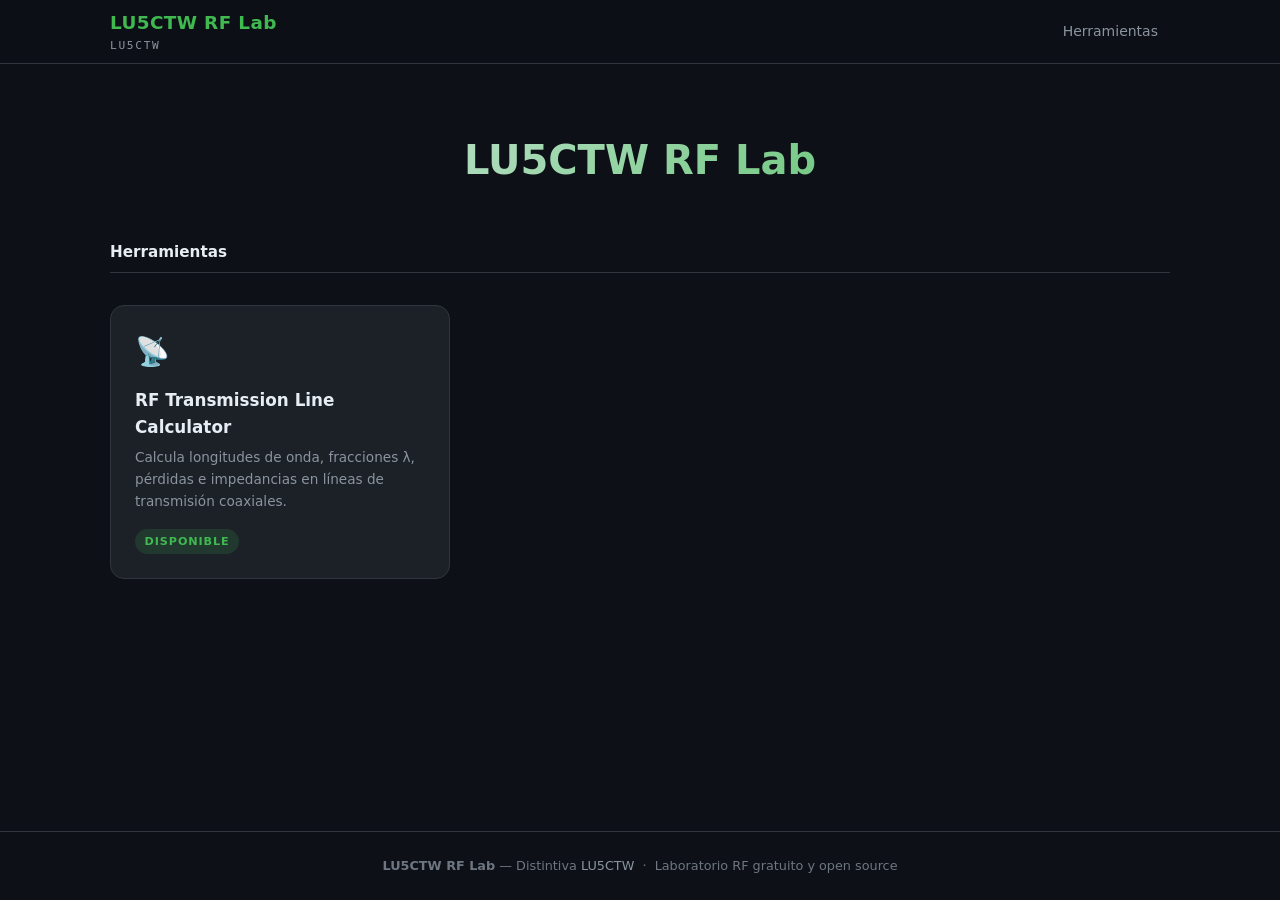
<file: index.html>
<!DOCTYPE html>
<html lang="es">
<head>
  <meta charset="UTF-8">
  <meta name="viewport" content="width=device-width, initial-scale=1.0">
  <meta name="description" content="LU5CTW RF Lab — Laboratorio técnico de radiofrecuencia para radioaficionados y experimentadores RF.">
  <meta name="theme-color" content="#0d1117">
  <title>LU5CTW RF Lab</title>
  <link rel="manifest" href="manifest.json">
  <link rel="stylesheet" href="css/variables.css">
  <link rel="stylesheet" href="css/base.css">
  <link rel="stylesheet" href="css/layout.css">
  <link rel="stylesheet" href="css/components.css">
</head>
<body>
  <header class="site-header">
    <div class="container">
      <a href="./" class="site-logo">
        <span class="site-logo__title">LU5CTW RF Lab</span>
        <span class="site-logo__callsign">LU5CTW</span>
      </a>
      <nav class="site-nav" aria-label="Navegación principal">
        <a href="#herramientas">Herramientas</a>
      </nav>
    </div>
  </header>

  <main>
    <div class="container">
      <section class="hero">
        <h1 class="hero__title">LU5CTW RF Lab</h1>
      </section>

      <section id="herramientas">
        <h2 class="section-title">Herramientas</h2>
        <div class="tools-grid" id="tools-grid"></div>
      </section>
    </div>
  </main>

  <footer class="site-footer">
    <div class="container">
      <p>
        <strong>LU5CTW RF Lab</strong> — Distintiva <a href="https://www.qrz.com/db/LU5CTW" target="_blank" rel="noopener">LU5CTW</a>
        &nbsp;·&nbsp; Laboratorio RF gratuito y open source
      </p>
    </div>
  </footer>

  <script type="module" src="js/home.js"></script>
</body>
</html>
</file>
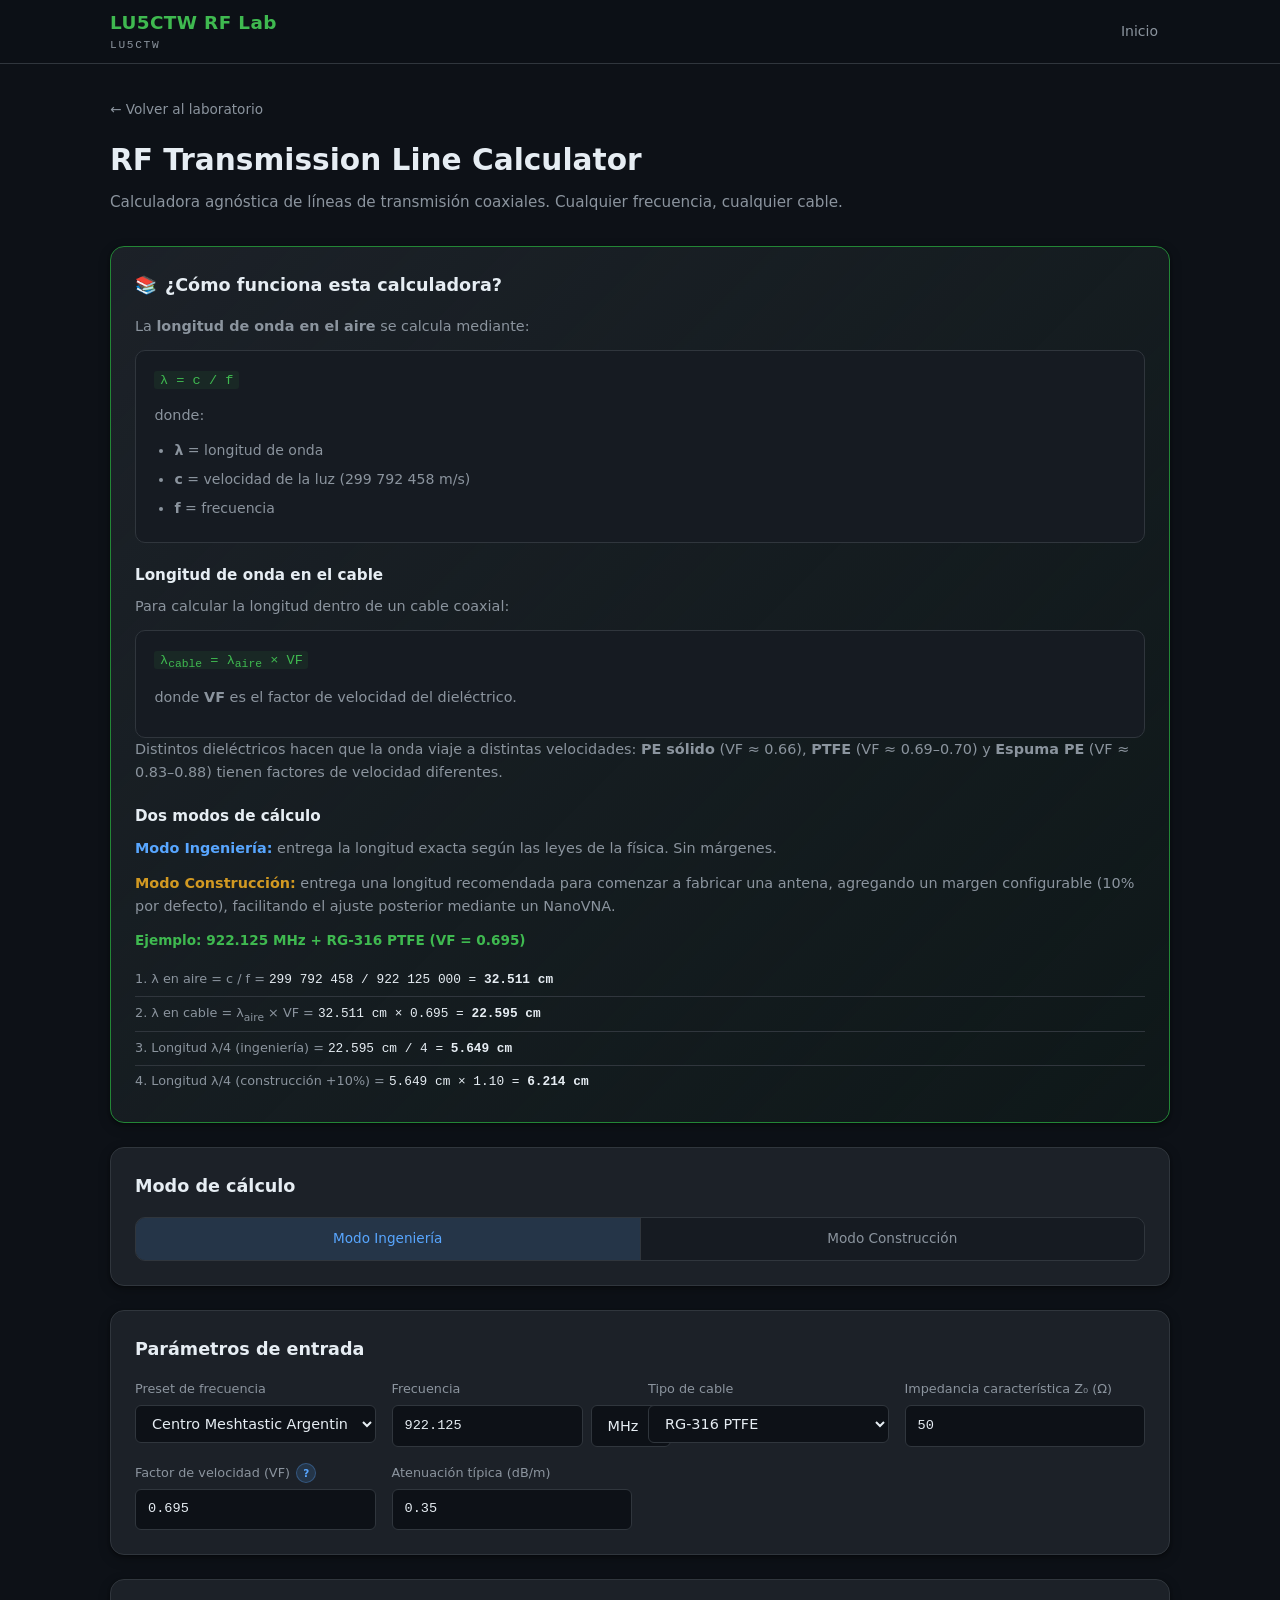
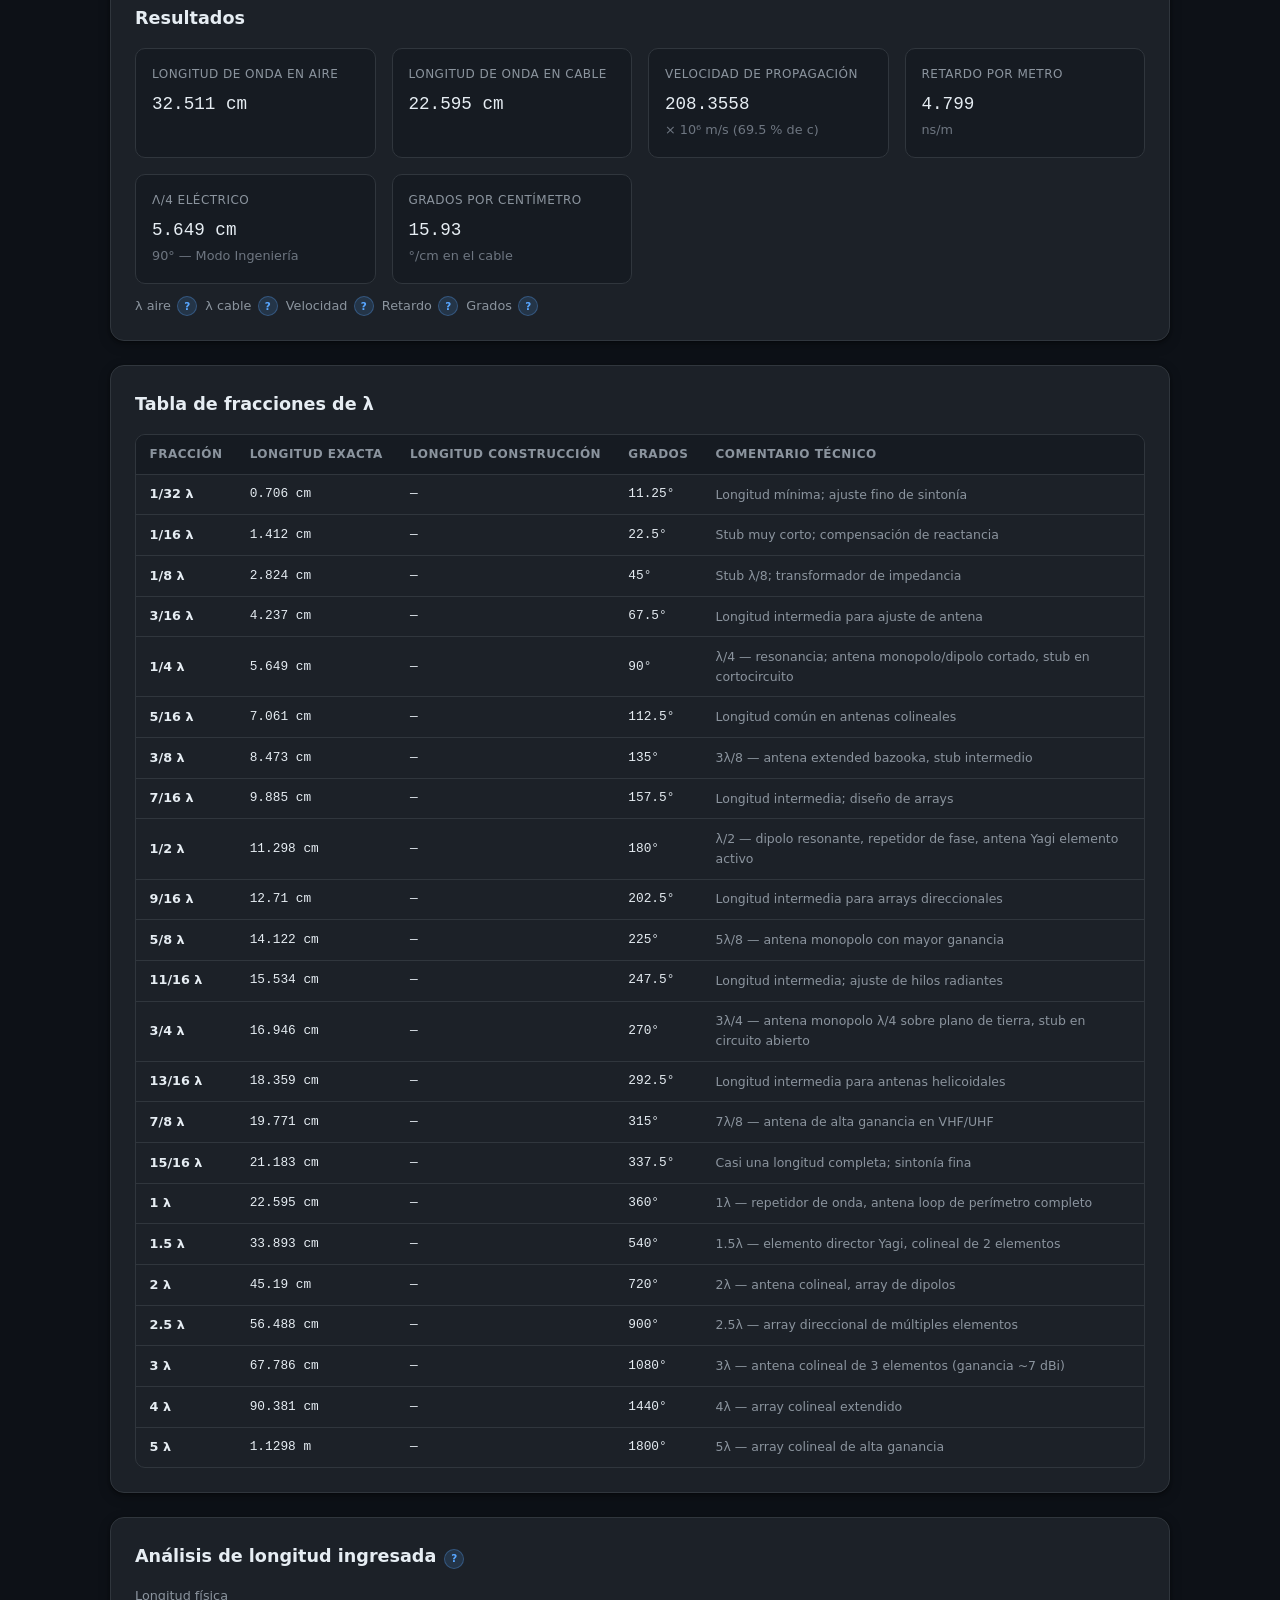
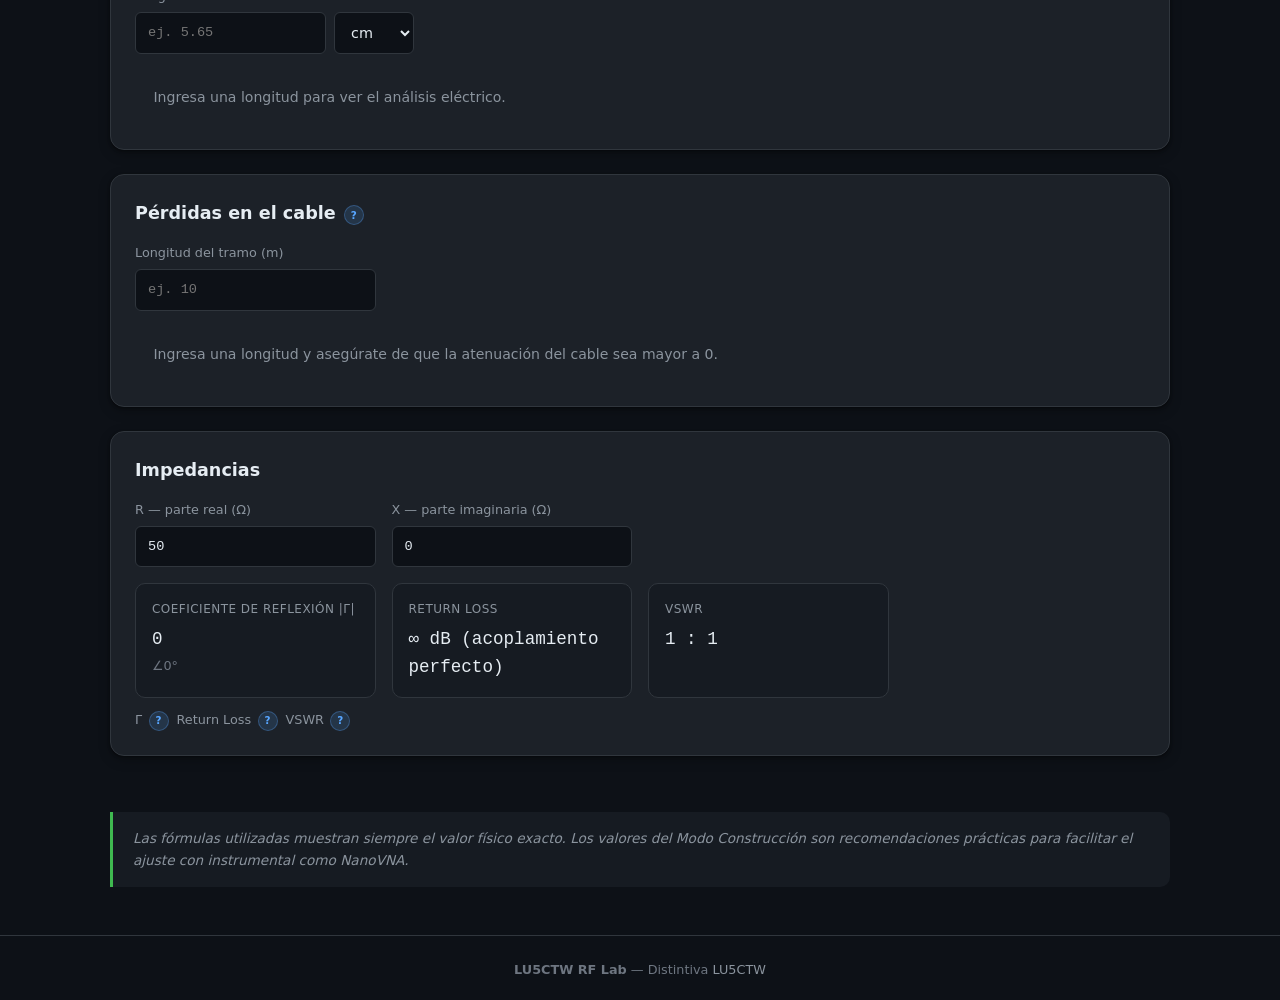
<file: tools/transmission-line/index.html>
<!DOCTYPE html>
<html lang="es">
<head>
  <meta charset="UTF-8">
  <meta name="viewport" content="width=device-width, initial-scale=1.0">
  <meta name="description" content="Calculadora de líneas de transmisión RF — longitudes de onda, fracciones λ, pérdidas e impedancias. LU5CTW RF Lab.">
  <meta name="theme-color" content="#0d1117">
  <title>RF Transmission Line Calculator — LU5CTW RF Lab</title>
  <link rel="manifest" href="../../manifest.json">
  <link rel="stylesheet" href="../../css/variables.css">
  <link rel="stylesheet" href="../../css/base.css">
  <link rel="stylesheet" href="../../css/layout.css">
  <link rel="stylesheet" href="../../css/components.css">
</head>
<body>
  <header class="site-header">
    <div class="container">
      <a href="../../" class="site-logo">
        <span class="site-logo__title">LU5CTW RF Lab</span>
        <span class="site-logo__callsign">LU5CTW</span>
      </a>
      <nav class="site-nav" aria-label="Navegación principal">
        <a href="../../">Inicio</a>
      </nav>
    </div>
  </header>

  <main>
    <div class="container">
      <div class="tool-header">
        <a href="../../" class="tool-header__back">← Volver al laboratorio</a>
        <h1 class="tool-header__title">RF Transmission Line Calculator</h1>
        <p class="tool-header__desc">
          Calculadora agnóstica de líneas de transmisión coaxiales. Cualquier frecuencia, cualquier cable.
        </p>
      </div>

      <div class="tool-sections">

        <!-- Sección educativa -->
        <section class="card card--educational">
          <h2 class="card__title">
            <span class="card__title-icon">📚</span>
            ¿Cómo funciona esta calculadora?
          </h2>
          <div class="edu-content">
            <p>
              La <strong>longitud de onda en el aire</strong> se calcula mediante:
            </p>
            <div class="info-box info-box--formula">
              <span class="formula">λ = c / f</span>
              <p style="margin-top: 0.75rem">donde:</p>
              <ul>
                <li><strong>λ</strong> = longitud de onda</li>
                <li><strong>c</strong> = velocidad de la luz (299 792 458 m/s)</li>
                <li><strong>f</strong> = frecuencia</li>
              </ul>
            </div>

            <h3>Longitud de onda en el cable</h3>
            <p>
              Para calcular la longitud dentro de un cable coaxial:
            </p>
            <div class="info-box info-box--formula">
              <span class="formula">λ<sub>cable</sub> = λ<sub>aire</sub> × VF</span>
              <p style="margin-top: 0.75rem">
                donde <strong>VF</strong> es el factor de velocidad del dieléctrico.
              </p>
            </div>
            <p>
              Distintos dieléctricos hacen que la onda viaje a distintas velocidades:
              <strong>PE sólido</strong> (VF ≈ 0.66),
              <strong>PTFE</strong> (VF ≈ 0.69–0.70) y
              <strong>Espuma PE</strong> (VF ≈ 0.83–0.88) tienen factores de velocidad diferentes.
            </p>

            <h3>Dos modos de cálculo</h3>
            <p>
              <strong style="color: var(--c-engineering)">Modo Ingeniería:</strong>
              entrega la longitud exacta según las leyes de la física. Sin márgenes.
            </p>
            <p>
              <strong style="color: var(--c-construction)">Modo Construcción:</strong>
              entrega una longitud recomendada para comenzar a fabricar una antena,
              agregando un margen configurable (10% por defecto), facilitando el ajuste
              posterior mediante un NanoVNA.
            </p>

            <div id="edu-example"></div>
          </div>
        </section>

        <!-- Modo de cálculo -->
        <section class="card">
          <h2 class="card__title">Modo de cálculo</h2>
          <div class="mode-toggle" role="group" aria-label="Modo de cálculo">
            <button type="button" class="mode-toggle__btn mode-toggle__btn--active" data-mode="engineering">
              Modo Ingeniería
            </button>
            <button type="button" class="mode-toggle__btn" data-mode="construction">
              Modo Construcción
            </button>
          </div>

          <div id="margin-section" hidden style="margin-top: 1.25rem">
            <p class="form-label" style="margin-bottom: 0.5rem">Margen de construcción</p>
            <div class="chip-group" id="margin-chips"></div>
            <div class="form-group" style="margin-top: 0.75rem; max-width: 200px">
              <label class="form-label" for="custom-margin">Margen personalizado (%)</label>
              <input type="number" id="custom-margin" class="form-input form-input--mono" value="10" min="0" max="100" step="0.1">
            </div>
            <div class="info-box info-box--construction" style="margin-top: 1rem">
              El margen adicional <strong>no modifica la física</strong>. Es una recomendación práctica
              para construir antenas ligeramente más largas y posteriormente ajustarlas con un NanoVNA.
              Es mucho más sencillo recortar material que agregarlo.
            </div>
          </div>
        </section>

        <!-- Entradas: Frecuencia y Cable -->
        <section class="card">
          <h2 class="card__title">Parámetros de entrada</h2>
          <div class="form-grid">
            <div class="form-group">
              <label class="form-label" for="frequency-preset">Preset de frecuencia</label>
              <select id="frequency-preset" class="form-select"></select>
            </div>
            <div class="form-group">
              <label class="form-label" for="frequency">Frecuencia</label>
              <div class="input-with-unit">
                <input type="number" id="frequency" class="form-input form-input--mono" value="922.125" step="any" min="0">
                <select id="frequency-unit" class="form-select">
                  <option value="Hz">Hz</option>
                  <option value="kHz">kHz</option>
                  <option value="MHz" selected>MHz</option>
                  <option value="GHz">GHz</option>
                </select>
              </div>
            </div>
            <div class="form-group">
              <label class="form-label" for="cable-type">Tipo de cable</label>
              <select id="cable-type" class="form-select"></select>
            </div>
            <div class="form-group">
              <label class="form-label" for="z0">
                Impedancia característica Z₀ (Ω)
              </label>
              <input type="number" id="z0" class="form-input form-input--mono" value="50" step="any" min="0">
            </div>
            <div class="form-group">
              <label class="form-label" for="vf" id="explain-vf">
                Factor de velocidad (VF)
              </label>
              <input type="number" id="vf" class="form-input form-input--mono" value="0.695" step="any" min="0" max="1">
            </div>
            <div class="form-group">
              <label class="form-label" for="attenuation">Atenuación típica (dB/m)</label>
              <input type="number" id="attenuation" class="form-input form-input--mono" value="0.35" step="any" min="0">
            </div>
          </div>
        </section>

        <!-- Resultados principales -->
        <section class="card">
          <h2 class="card__title">Resultados</h2>
          <div class="results-grid" id="results-grid"></div>
          <div style="margin-top: 0.75rem; display: flex; flex-wrap: wrap; gap: 0.5rem; font-size: 0.8rem">
            <span class="form-label" id="explain-wavelength-air">λ aire</span>
            <span class="form-label" id="explain-wavelength-cable">λ cable</span>
            <span class="form-label" id="explain-velocity">Velocidad</span>
            <span class="form-label" id="explain-delay">Retardo</span>
            <span class="form-label" id="explain-degrees">Grados</span>
          </div>
        </section>

        <!-- Tabla de fracciones -->
        <section class="card">
          <h2 class="card__title">Tabla de fracciones de λ</h2>
          <div class="data-table-wrap">
            <table class="data-table">
              <thead>
                <tr>
                  <th>Fracción</th>
                  <th>Longitud exacta</th>
                  <th>Longitud construcción</th>
                  <th>Grados</th>
                  <th>Comentario técnico</th>
                </tr>
              </thead>
              <tbody id="fraction-table-body"></tbody>
            </table>
          </div>
        </section>

        <!-- Análisis inverso -->
        <section class="card">
          <h2 class="card__title">
            Análisis de longitud ingresada
            <span id="explain-reverse"></span>
          </h2>
          <div class="form-grid" style="margin-bottom: 1rem">
            <div class="form-group">
              <label class="form-label" for="input-length">Longitud física</label>
              <div class="input-with-unit">
                <input type="number" id="input-length" class="form-input form-input--mono" placeholder="ej. 5.65" step="any" min="0">
                <select id="input-length-unit" class="form-select">
                  <option value="m">m</option>
                  <option value="cm" selected>cm</option>
                  <option value="mm">mm</option>
                </select>
              </div>
            </div>
          </div>
          <div id="reverse-results"></div>
        </section>

        <!-- Pérdidas -->
        <section class="card">
          <h2 class="card__title">
            Pérdidas en el cable
            <span id="explain-loss"></span>
          </h2>
          <div class="form-grid" style="margin-bottom: 1rem">
            <div class="form-group">
              <label class="form-label" for="loss-length">Longitud del tramo (m)</label>
              <input type="number" id="loss-length" class="form-input form-input--mono" placeholder="ej. 10" step="any" min="0">
            </div>
          </div>
          <div id="loss-results"></div>
        </section>

        <!-- Impedancias -->
        <section class="card">
          <h2 class="card__title">Impedancias</h2>
          <div class="form-grid" style="margin-bottom: 1rem">
            <div class="form-group">
              <label class="form-label" for="impedance-r">R — parte real (Ω)</label>
              <input type="number" id="impedance-r" class="form-input form-input--mono" value="50" step="any">
            </div>
            <div class="form-group">
              <label class="form-label" for="impedance-x">X — parte imaginaria (Ω)</label>
              <input type="number" id="impedance-x" class="form-input form-input--mono" value="0" step="any">
            </div>
          </div>
          <div id="impedance-results"></div>
          <div style="margin-top: 0.75rem; display: flex; flex-wrap: wrap; gap: 0.5rem; font-size: 0.8rem">
            <span class="form-label" id="explain-gamma">Γ</span>
            <span class="form-label" id="explain-rl">Return Loss</span>
            <span class="form-label" id="explain-vswr">VSWR</span>
          </div>
        </section>

        <!-- Sello filosófico -->
        <div class="philosophy-stamp">
          Las fórmulas utilizadas muestran siempre el valor físico exacto. Los valores del Modo Construcción
          son recomendaciones prácticas para facilitar el ajuste con instrumental como NanoVNA.
        </div>

      </div>
    </div>
  </main>

  <footer class="site-footer">
    <div class="container">
      <p>
        <strong>LU5CTW RF Lab</strong> — Distintiva <a href="https://www.qrz.com/db/LU5CTW" target="_blank" rel="noopener">LU5CTW</a>
      </p>
    </div>
  </footer>

  <script type="module">
    import { populateSelects, initTransmissionLineApp } from '../../js/modules/transmission-line/app.js';

    document.addEventListener('DOMContentLoaded', () => {
      populateSelects();
      initTransmissionLineApp();

      if ('serviceWorker' in navigator) {
        navigator.serviceWorker.register('../../sw.js').catch(() => {});
      }
    });
  </script>
</body>
</html>
</file>
<file: css/variables.css>
/* LU5CTW RF Lab — Design tokens */
:root {
  --c-bg: #0d1117;
  --c-bg-elevated: #161b22;
  --c-bg-card: #1c2128;
  --c-bg-input: #0d1117;
  --c-border: #30363d;
  --c-border-focus: #58a6ff;
  --c-text: #e6edf3;
  --c-text-muted: #8b949e;
  --c-text-dim: #6e7681;
  --c-accent: #3fb950;
  --c-accent-dim: #238636;
  --c-accent-glow: rgba(63, 185, 80, 0.15);
  --c-link: #58a6ff;
  --c-warning: #d29922;
  --c-danger: #f85149;
  --c-engineering: #58a6ff;
  --c-construction: #d29922;

  --font-sans: "Inter", system-ui, -apple-system, "Segoe UI", Roboto, sans-serif;
  --font-mono: "JetBrains Mono", "Fira Code", "Cascadia Code", ui-monospace, monospace;

  --radius-sm: 6px;
  --radius-md: 10px;
  --radius-lg: 14px;

  --shadow-card: 0 1px 3px rgba(0, 0, 0, 0.4), 0 4px 12px rgba(0, 0, 0, 0.25);
  --transition: 150ms ease;

  --max-width: 1100px;
  --header-height: 64px;
}
</file>
<file: css/base.css>
/* LU5CTW RF Lab — Base styles (fuentes del sistema para soporte offline) */

*,
*::before,
*::after {
  box-sizing: border-box;
  margin: 0;
  padding: 0;
}

html {
  font-size: 16px;
  scroll-behavior: smooth;
  -webkit-text-size-adjust: 100%;
}

body {
  font-family: var(--font-sans);
  background: var(--c-bg);
  color: var(--c-text);
  line-height: 1.6;
  min-height: 100vh;
  display: flex;
  flex-direction: column;
}

a {
  color: var(--c-link);
  text-decoration: none;
  transition: color var(--transition);
}

a:hover {
  text-decoration: underline;
}

img {
  max-width: 100%;
  height: auto;
}

button,
input,
select,
textarea {
  font: inherit;
  color: inherit;
}

button {
  cursor: pointer;
  border: none;
  background: none;
}

:focus-visible {
  outline: 2px solid var(--c-border-focus);
  outline-offset: 2px;
}

.sr-only {
  position: absolute;
  width: 1px;
  height: 1px;
  padding: 0;
  margin: -1px;
  overflow: hidden;
  clip: rect(0, 0, 0, 0);
  white-space: nowrap;
  border: 0;
}
</file>
<file: css/layout.css>
/* LU5CTW RF Lab — Layout */
.container {
  width: 100%;
  max-width: var(--max-width);
  margin: 0 auto;
  padding: 0 1.25rem;
}

.site-header {
  position: sticky;
  top: 0;
  z-index: 100;
  height: var(--header-height);
  background: rgba(13, 17, 23, 0.85);
  backdrop-filter: blur(12px);
  border-bottom: 1px solid var(--c-border);
}

.site-header .container {
  display: flex;
  align-items: center;
  justify-content: space-between;
  height: 100%;
}

.site-logo {
  display: flex;
  flex-direction: column;
  gap: 0;
  text-decoration: none;
}

.site-logo:hover {
  text-decoration: none;
}

.site-logo__title {
  font-size: 1.15rem;
  font-weight: 700;
  color: var(--c-accent);
  letter-spacing: 0.02em;
}

.site-logo__callsign {
  font-family: var(--font-mono);
  font-size: 0.7rem;
  color: var(--c-text-muted);
  letter-spacing: 0.15em;
}

.site-nav a {
  font-size: 0.875rem;
  color: var(--c-text-muted);
  text-decoration: none;
  padding: 0.4rem 0.75rem;
  border-radius: var(--radius-sm);
  transition: background var(--transition), color var(--transition);
}

.site-nav a:hover {
  color: var(--c-text);
  background: var(--c-bg-elevated);
  text-decoration: none;
}

main {
  flex: 1;
  padding: 2rem 0 3rem;
}

.site-footer {
  border-top: 1px solid var(--c-border);
  padding: 1.5rem 0;
  text-align: center;
  font-size: 0.8rem;
  color: var(--c-text-dim);
}

.site-footer a {
  color: var(--c-text-muted);
}

/* Hero */
.hero {
  text-align: center;
  padding: 2rem 0 2.5rem;
}

.hero__title {
  font-size: clamp(1.75rem, 4vw, 2.5rem);
  font-weight: 700;
  margin-bottom: 0.5rem;
  background: linear-gradient(135deg, var(--c-text) 0%, var(--c-accent) 100%);
  -webkit-background-clip: text;
  -webkit-text-fill-color: transparent;
  background-clip: text;
}

.hero__subtitle {
  font-family: var(--font-mono);
  font-size: 0.85rem;
  color: var(--c-accent);
  letter-spacing: 0.05em;
  margin-bottom: 1rem;
}

.hero__description {
  max-width: 640px;
  margin: 0 auto;
  color: var(--c-text-muted);
  font-size: 0.95rem;
  line-height: 1.7;
}

/* Tool grid */
.tools-grid {
  display: grid;
  grid-template-columns: repeat(auto-fill, minmax(280px, 1fr));
  gap: 1.25rem;
  margin-top: 2rem;
}

/* Tool page */
.tool-header {
  margin-bottom: 2rem;
}

.tool-header__back {
  display: inline-flex;
  align-items: center;
  gap: 0.4rem;
  font-size: 0.85rem;
  color: var(--c-text-muted);
  margin-bottom: 1rem;
  text-decoration: none;
}

.tool-header__back:hover {
  color: var(--c-link);
  text-decoration: none;
}

.tool-header__title {
  font-size: clamp(1.4rem, 3vw, 1.85rem);
  font-weight: 700;
  margin-bottom: 0.35rem;
}

.tool-header__desc {
  color: var(--c-text-muted);
  font-size: 0.95rem;
}

.tool-sections {
  display: flex;
  flex-direction: column;
  gap: 1.5rem;
}

@media (max-width: 600px) {
  .site-header .container {
    flex-direction: column;
    justify-content: center;
    gap: 0.25rem;
    padding: 0.5rem 1.25rem;
  }

  .site-header {
    height: auto;
    position: relative;
  }

  main {
    padding: 1.25rem 0 2rem;
  }
}
</file>
<file: css/components.css>
/* LU5CTW RF Lab — Shared components */

/* Cards */
.card {
  background: var(--c-bg-card);
  border: 1px solid var(--c-border);
  border-radius: var(--radius-lg);
  padding: 1.5rem;
  box-shadow: var(--shadow-card);
}

.card--educational {
  border-color: var(--c-accent-dim);
  background: linear-gradient(135deg, var(--c-bg-card) 0%, rgba(35, 134, 54, 0.06) 100%);
}

.card__title {
  font-size: 1.1rem;
  font-weight: 600;
  margin-bottom: 1rem;
  display: flex;
  align-items: center;
  gap: 0.5rem;
}

.card__title-icon {
  color: var(--c-accent);
}

/* Tool card (home) */
.tool-card {
  display: flex;
  flex-direction: column;
  background: var(--c-bg-card);
  border: 1px solid var(--c-border);
  border-radius: var(--radius-lg);
  padding: 1.5rem;
  text-decoration: none;
  color: inherit;
  transition: border-color var(--transition), transform var(--transition), box-shadow var(--transition);
  position: relative;
  overflow: hidden;
}

.tool-card:hover {
  border-color: var(--c-accent-dim);
  transform: translateY(-2px);
  box-shadow: var(--shadow-card);
  text-decoration: none;
}

.tool-card--disabled {
  opacity: 0.55;
  cursor: default;
  pointer-events: none;
}

.tool-card__icon {
  font-size: 1.75rem;
  margin-bottom: 0.75rem;
}

.tool-card__title {
  font-size: 1.05rem;
  font-weight: 600;
  margin-bottom: 0.4rem;
}

.tool-card__desc {
  font-size: 0.85rem;
  color: var(--c-text-muted);
  flex: 1;
}

.tool-card__badge {
  display: inline-block;
  margin-top: 1rem;
  font-size: 0.7rem;
  font-weight: 600;
  text-transform: uppercase;
  letter-spacing: 0.08em;
  padding: 0.25rem 0.6rem;
  border-radius: 999px;
  background: var(--c-accent-glow);
  color: var(--c-accent);
  align-self: flex-start;
}

.tool-card__badge--soon {
  background: rgba(139, 148, 158, 0.15);
  color: var(--c-text-muted);
}

/* Form elements */
.form-grid {
  display: grid;
  grid-template-columns: repeat(auto-fill, minmax(200px, 1fr));
  gap: 1rem;
}

.form-group {
  display: flex;
  flex-direction: column;
  gap: 0.35rem;
}

.form-group--full {
  grid-column: 1 / -1;
}

.form-label {
  font-size: 0.8rem;
  font-weight: 500;
  color: var(--c-text-muted);
  display: flex;
  align-items: center;
  gap: 0.4rem;
}

.form-input,
.form-select {
  background: var(--c-bg-input);
  border: 1px solid var(--c-border);
  border-radius: var(--radius-sm);
  padding: 0.55rem 0.75rem;
  font-size: 0.9rem;
  transition: border-color var(--transition);
}

.form-input:focus,
.form-select:focus {
  border-color: var(--c-border-focus);
  outline: none;
}

.form-input--mono {
  font-family: var(--font-mono);
  font-size: 0.85rem;
}

.input-with-unit {
  display: flex;
  gap: 0.5rem;
}

.input-with-unit .form-input {
  flex: 1;
}

.input-with-unit .form-select {
  width: auto;
  min-width: 5rem;
}

/* Mode toggle */
.mode-toggle {
  display: flex;
  gap: 0;
  border: 1px solid var(--c-border);
  border-radius: var(--radius-md);
  overflow: hidden;
}

.mode-toggle__btn {
  flex: 1;
  padding: 0.65rem 1rem;
  font-size: 0.85rem;
  font-weight: 500;
  text-align: center;
  background: var(--c-bg-elevated);
  color: var(--c-text-muted);
  transition: background var(--transition), color var(--transition);
  border-right: 1px solid var(--c-border);
}

.mode-toggle__btn:last-child {
  border-right: none;
}

.mode-toggle__btn--active[data-mode="engineering"] {
  background: rgba(88, 166, 255, 0.15);
  color: var(--c-engineering);
}

.mode-toggle__btn--active[data-mode="construction"] {
  background: rgba(210, 153, 34, 0.15);
  color: var(--c-construction);
}

.mode-toggle__btn:hover:not(.mode-toggle__btn--active) {
  background: var(--c-bg-card);
  color: var(--c-text);
}

/* Margin chips */
.chip-group {
  display: flex;
  flex-wrap: wrap;
  gap: 0.4rem;
}

.chip {
  padding: 0.35rem 0.75rem;
  font-size: 0.8rem;
  font-weight: 500;
  border: 1px solid var(--c-border);
  border-radius: 999px;
  background: var(--c-bg-elevated);
  color: var(--c-text-muted);
  transition: all var(--transition);
}

.chip:hover {
  border-color: var(--c-text-muted);
  color: var(--c-text);
}

.chip--active {
  border-color: var(--c-construction);
  background: rgba(210, 153, 34, 0.12);
  color: var(--c-construction);
}

/* Results */
.results-grid {
  display: grid;
  grid-template-columns: repeat(auto-fill, minmax(220px, 1fr));
  gap: 1rem;
}

.result-item {
  background: var(--c-bg-elevated);
  border: 1px solid var(--c-border);
  border-radius: var(--radius-md);
  padding: 1rem;
}

.result-item__label {
  font-size: 0.75rem;
  font-weight: 500;
  color: var(--c-text-muted);
  text-transform: uppercase;
  letter-spacing: 0.04em;
  margin-bottom: 0.35rem;
  display: flex;
  align-items: center;
  gap: 0.35rem;
}

.result-item__value {
  font-family: var(--font-mono);
  font-size: 1.1rem;
  font-weight: 500;
  color: var(--c-text);
  word-break: break-all;
}

.result-item__unit {
  font-size: 0.8rem;
  color: var(--c-text-dim);
  margin-top: 0.15rem;
}

/* Explain button */
.btn-explain {
  display: inline-flex;
  align-items: center;
  justify-content: center;
  width: 1.25rem;
  height: 1.25rem;
  font-size: 0.65rem;
  font-weight: 700;
  border-radius: 50%;
  background: rgba(88, 166, 255, 0.15);
  color: var(--c-link);
  border: 1px solid rgba(88, 166, 255, 0.3);
  cursor: pointer;
  flex-shrink: 0;
  transition: background var(--transition);
}

.btn-explain:hover {
  background: rgba(88, 166, 255, 0.3);
}

/* Data table */
.data-table-wrap {
  overflow-x: auto;
  border: 1px solid var(--c-border);
  border-radius: var(--radius-md);
}

.data-table {
  width: 100%;
  border-collapse: collapse;
  font-size: 0.85rem;
}

.data-table th,
.data-table td {
  padding: 0.6rem 0.85rem;
  text-align: left;
  border-bottom: 1px solid var(--c-border);
}

.data-table th {
  background: var(--c-bg-elevated);
  font-size: 0.75rem;
  font-weight: 600;
  text-transform: uppercase;
  letter-spacing: 0.04em;
  color: var(--c-text-muted);
  white-space: nowrap;
}

.data-table td {
  font-family: var(--font-mono);
  font-size: 0.8rem;
}

.data-table tbody tr:hover {
  background: rgba(88, 166, 255, 0.04);
}

.data-table tbody tr:last-child td {
  border-bottom: none;
}

.data-table .col-fraction {
  font-family: var(--font-sans);
  font-weight: 600;
  white-space: nowrap;
}

.data-table .col-comment {
  font-family: var(--font-sans);
  font-size: 0.78rem;
  color: var(--c-text-muted);
}

/* Info box */
.info-box {
  padding: 1rem 1.15rem;
  border-radius: var(--radius-md);
  font-size: 0.88rem;
  line-height: 1.65;
  color: var(--c-text-muted);
}

.info-box--construction {
  background: rgba(210, 153, 34, 0.08);
  border: 1px solid rgba(210, 153, 34, 0.25);
  color: var(--c-text);
}

.info-box--formula {
  background: var(--c-bg-elevated);
  border: 1px solid var(--c-border);
}

.info-box code,
.formula {
  font-family: var(--font-mono);
  font-size: 0.85rem;
  color: var(--c-accent);
  background: rgba(63, 185, 80, 0.08);
  padding: 0.1rem 0.35rem;
  border-radius: 3px;
}

.info-box ul {
  margin: 0.5rem 0 0 1.25rem;
}

.info-box li {
  margin-bottom: 0.35rem;
}

/* Philosophy stamp */
.philosophy-stamp {
  margin-top: 2rem;
  padding: 1rem 1.25rem;
  border-left: 3px solid var(--c-accent);
  background: var(--c-bg-elevated);
  border-radius: 0 var(--radius-md) var(--radius-md) 0;
  font-size: 0.85rem;
  color: var(--c-text-muted);
  font-style: italic;
  line-height: 1.6;
}

/* Modal */
.modal-overlay {
  position: fixed;
  inset: 0;
  z-index: 1000;
  background: rgba(0, 0, 0, 0.7);
  backdrop-filter: blur(4px);
  display: flex;
  align-items: center;
  justify-content: center;
  padding: 1rem;
  opacity: 0;
  visibility: hidden;
  transition: opacity 200ms ease, visibility 200ms ease;
}

.modal-overlay--open {
  opacity: 1;
  visibility: visible;
}

.modal {
  background: var(--c-bg-card);
  border: 1px solid var(--c-border);
  border-radius: var(--radius-lg);
  max-width: 520px;
  width: 100%;
  max-height: 85vh;
  overflow-y: auto;
  box-shadow: 0 16px 48px rgba(0, 0, 0, 0.5);
  transform: translateY(12px);
  transition: transform 200ms ease;
}

.modal-overlay--open .modal {
  transform: translateY(0);
}

.modal__header {
  display: flex;
  align-items: center;
  justify-content: space-between;
  padding: 1.25rem 1.5rem;
  border-bottom: 1px solid var(--c-border);
}

.modal__title {
  font-size: 1rem;
  font-weight: 600;
}

.modal__close {
  width: 2rem;
  height: 2rem;
  display: flex;
  align-items: center;
  justify-content: center;
  border-radius: var(--radius-sm);
  color: var(--c-text-muted);
  font-size: 1.25rem;
  transition: background var(--transition);
}

.modal__close:hover {
  background: var(--c-bg-elevated);
  color: var(--c-text);
}

.modal__body {
  padding: 1.25rem 1.5rem;
  font-size: 0.9rem;
  line-height: 1.7;
  color: var(--c-text-muted);
}

.modal__body p {
  margin-bottom: 0.75rem;
}

.modal__body p:last-child {
  margin-bottom: 0;
}

.modal__body .example {
  background: var(--c-bg-elevated);
  border: 1px solid var(--c-border);
  border-radius: var(--radius-sm);
  padding: 0.75rem 1rem;
  font-family: var(--font-mono);
  font-size: 0.8rem;
  margin: 0.75rem 0;
  color: var(--c-text);
}

/* Section divider */
.section-title {
  font-size: 0.95rem;
  font-weight: 600;
  color: var(--c-text);
  margin-bottom: 1rem;
  padding-bottom: 0.5rem;
  border-bottom: 1px solid var(--c-border);
}

/* Educational content */
.edu-content h3 {
  font-size: 0.95rem;
  font-weight: 600;
  margin: 1.25rem 0 0.5rem;
  color: var(--c-text);
}

.edu-content h3:first-child {
  margin-top: 0;
}

.edu-content p {
  margin-bottom: 0.75rem;
  color: var(--c-text-muted);
  font-size: 0.9rem;
}

.edu-example {
  background: var(--c-bg-elevated);
  border: 1px solid var(--c-border);
  border-radius: var(--radius-md);
  padding: 1rem 1.25rem;
  margin-top: 1rem;
}

.edu-example__title {
  font-size: 0.85rem;
  font-weight: 600;
  color: var(--c-accent);
  margin-bottom: 0.75rem;
}

.edu-example__step {
  font-family: var(--font-mono);
  font-size: 0.8rem;
  color: var(--c-text);
  padding: 0.35rem 0;
  border-bottom: 1px solid var(--c-border);
}

.edu-example__step:last-child {
  border-bottom: none;
}

.edu-example__step .label {
  color: var(--c-text-muted);
  font-family: var(--font-sans);
}
</file>
